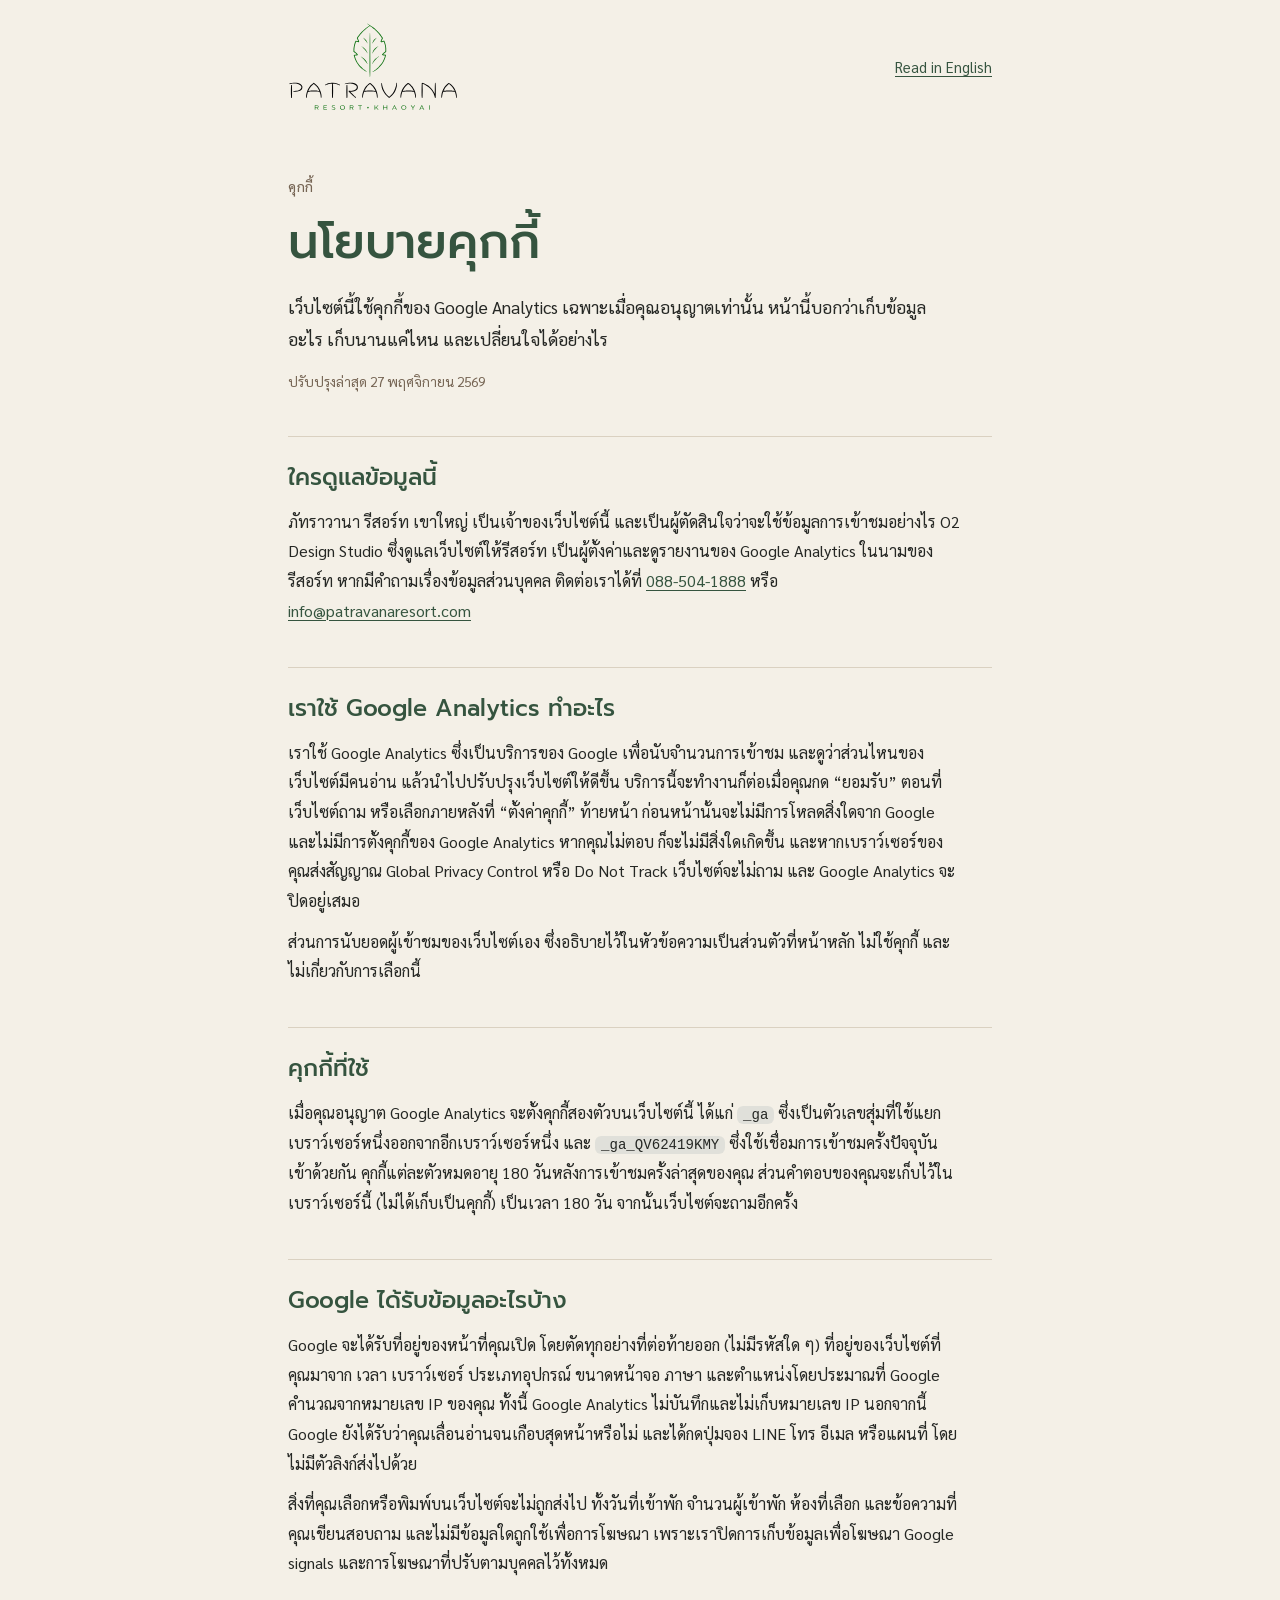
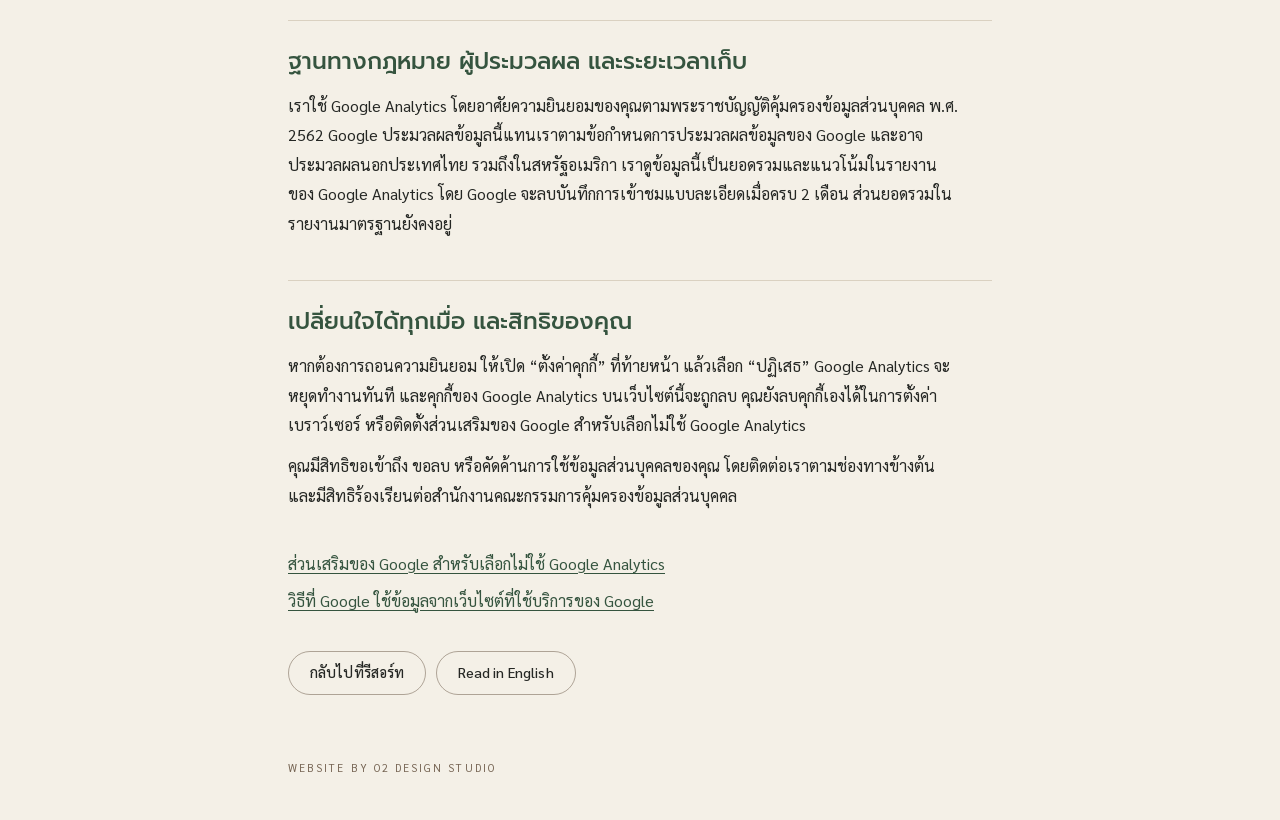
<file: cookie-policy-th.html>
<!DOCTYPE html>
<html lang="th">
<head>
<meta charset="UTF-8">
<meta name="viewport" content="width=device-width, initial-scale=1.0, viewport-fit=cover">
<title>นโยบายคุกกี้ | ภัทราวานา รีสอร์ท เขาใหญ่</title>
<meta name="description" content="ภัทราวานา รีสอร์ท เขาใหญ่ ใช้คุกกี้ของ Google Analytics เฉพาะเมื่อคุณอนุญาต หน้านี้บอกว่าเก็บข้อมูลอะไร เก็บนานแค่ไหน และเปลี่ยนใจได้อย่างไร">
<meta name="robots" content="noindex, follow">
<link rel="icon" type="image/svg+xml" href="data:image/svg+xml,%3Csvg xmlns='http://www.w3.org/2000/svg' viewBox='0 0 397 397'%3E%3Cg fill='none' stroke='%23107313' stroke-linecap='round' stroke-linejoin='round'%3E%3Cpath stroke-width='26' d='M178 21L194 31L202 37L227 56L241 68L253 80L264 93L275 107L280 115L281 122L274 138L280 142L290 140L296 146L300 157L304 178L305 192L305 203L296 214L289 221L284 228L294 231L302 233L301 240L298 252L292 265L287 276L281 285L272 297L264 306L255 315L245 324L235 332L223 340L216 343L216 343M199 36L173 54L154 71L139 87L123 106L117 117L123 137L106 140L99 154L96 167L92 188L92 208L107 219L112 224L97 232L96 242L101 255L105 265L110 275L117 286L124 296L132 305L142 316L161 331L173 339L181 343L181 343'/%3E%3Cpath stroke-width='22' d='M199 375L199 85L199 85'/%3E%3Cpath stroke-width='17' d='M183 154L177 143L173 136L168 129L154 117L154 117M183 220L178 211L171 199L158 185L142 172L142 172M216 154L220 145L226 134L236 124L244 117L244 117M183 291L176 278L165 264L155 254L138 241L138 241M215 221L221 208L228 196L240 184L254 172L254 172M215 291L222 276L228 268L244 252L259 241L259 241'/%3E%3C/g%3E%3C/svg%3E">
<link rel="preconnect" href="https://fonts.googleapis.com">
<link rel="preconnect" href="https://fonts.gstatic.com" crossorigin>
<link href="https://fonts.googleapis.com/css2?family=Montserrat:wght@300..800&family=Fraunces:ital,opsz,wght@1,9..144,300..500&family=DM+Sans:opsz,wght@9..40,300..600&family=Prompt:wght@300;400;500;600&family=Sarabun:wght@300;400;500&display=swap" rel="stylesheet">
<style>:root{color-scheme:light;--ivory:#F4F0E7;--forest:#35543F;--charcoal:#252724;--earth:#766554;--line:rgba(181,165,141,.42);--line-2:rgba(118,101,84,.55);--panel:rgba(217,219,212,.38);--pad:clamp(1.25rem,5vw,5rem);--ease:cubic-bezier(.22,1,.36,1);--f-display:"Montserrat","Prompt",system-ui,sans-serif;--f-body:"DM Sans","Sarabun",system-ui,sans-serif}html[lang="th"]{--f-display:"Prompt","Montserrat",sans-serif;--f-body:"Sarabun","DM Sans",sans-serif}*,*::before,*::after{box-sizing:border-box;margin:0;padding:0}body{background:var(--ivory);color:var(--charcoal);font:16px/1.7 var(--f-body);-webkit-font-smoothing:antialiased;overflow-x:clip}html[lang="th"] body{line-height:1.85}a{color:var(--forest)}.skip{position:fixed;top:-100%;left:1rem;z-index:1000;background:var(--forest);color:var(--ivory);padding:.6rem 1rem;border-radius:999px;text-decoration:none}.skip:focus-visible{top:1rem}:focus-visible{outline:2px solid var(--forest);outline-offset:3px;border-radius:3px}.ck-top{display:flex;align-items:center;justify-content:space-between;gap:1rem;max-width:52rem;margin:0 auto;padding:1.4rem var(--pad) 0}.ck-brand{display:block;line-height:0}.ck-brand img{width:min(170px,44vw);height:auto}.ck-lang{display:inline-flex;align-items:center;min-height:44px;font-size:.92rem;text-decoration:underline;text-underline-offset:3px;text-decoration-thickness:1px}main{display:block;max-width:52rem;margin:0 auto;padding:clamp(2rem,6vw,4rem) var(--pad) 2rem}main:focus{outline:none}.ck-k{font-size:.72rem;font-weight:500;letter-spacing:.19em;text-transform:uppercase;color:var(--earth)}html[lang="th"] .ck-k{font-size:.84rem;letter-spacing:.04em}h1{margin-top:.6rem;font:500 clamp(2rem,6vw,3rem)/1.15 var(--f-display);letter-spacing:-.03em;color:var(--forest)}html[lang="th"] h1{letter-spacing:0;line-height:1.4}.ck-lead{margin-top:1rem;max-width:40rem;font-size:1.08rem}.ck-date{margin-top:.8rem;font-size:.85rem;color:var(--earth)}.ck-note{margin-top:1.3rem;max-width:42rem;padding:.9rem 1.1rem;border:1px solid var(--line);border-radius:16px;background:var(--panel)}.ck-open{margin-top:1.4rem}.ck-btn,.ck-pill{display:inline-flex;align-items:center;justify-content:center;min-height:44px;padding:.6rem 1.3rem;border-radius:999px;border:1px solid var(--line-2);background:transparent;color:var(--charcoal);font:500 .9rem/1.35 var(--f-body);letter-spacing:.01em;text-decoration:none;cursor:pointer;transition:color .35s,border-color .35s,background .35s}.ck-btn:hover,.ck-btn:focus-visible,.ck-pill:hover,.ck-pill:focus-visible{border-color:var(--forest);color:var(--forest);background:var(--panel)}.ck-s{margin-top:clamp(1.8rem,4vw,2.6rem);padding-top:clamp(1.1rem,2.4vw,1.5rem);border-top:1px solid var(--line)}.ck-s h2{font:500 clamp(1.2rem,2.6vw,1.45rem)/1.35 var(--f-display);letter-spacing:-.01em;color:var(--forest)}html[lang="th"] .ck-s h2{letter-spacing:0;line-height:1.5}.ck-s p{margin-top:.7rem;max-width:42rem}.ck-s a,.ck-links a{text-decoration:underline;text-underline-offset:3px;text-decoration-thickness:1px;overflow-wrap:anywhere}code{font-family:ui-monospace,SFMono-Regular,Menlo,Consolas,monospace;font-size:.88em;padding:1px 6px;border-radius:6px;background:rgba(217,219,212,.7);white-space:nowrap}.ck-links{list-style:none;display:grid;gap:.5rem;margin-top:clamp(1.8rem,4vw,2.4rem)}.ck-back{display:flex;flex-wrap:wrap;gap:.6rem;margin-top:2.2rem}.ck-foot{max-width:52rem;margin:0 auto;padding:1.5rem var(--pad) 2.5rem}.o2{font-size:.68rem;letter-spacing:.19em;text-transform:uppercase;color:var(--earth);text-decoration:none}@media (prefers-reduced-motion:reduce){.ck-btn,.ck-pill{transition:none}}
.pv-cookie {
  position: fixed; z-index: 900; top: calc(5.4rem + env(safe-area-inset-top, 0px)); right: max(var(--pad, 1.25rem), env(safe-area-inset-right, 0px));
  width: min(25rem, calc(100vw - 2rem)); max-height: calc(100vh - 7rem); max-height: calc(100svh - 7rem); overflow-y: auto; overscroll-behavior: contain;
  padding: 1.1rem 1.2rem 1.15rem; border-radius: 22px; border: 1px solid var(--line, rgba(181, 165, 141, .42));
  background: rgba(244, 240, 231, .97); -webkit-backdrop-filter: blur(14px); backdrop-filter: blur(14px);
  color: var(--charcoal, #252724); box-shadow: 0 22px 56px -20px rgba(27, 31, 28, .42);
  font-family: var(--f-body, "DM Sans", "Sarabun", system-ui, sans-serif); font-size: .9rem; line-height: 1.55; text-align: left;
  animation: pvCookieIn .6s var(--ease, cubic-bezier(.22, 1, .36, 1)) both;
}
html[lang="th"] .pv-cookie { font-family: var(--f-body, "Sarabun", "DM Sans", system-ui, sans-serif); line-height: 1.7; }
.pv-cookie:focus { outline: none; }
.pv-cookie:focus-visible, .pv-cookie :focus-visible { outline: 2px solid var(--forest, #35543F); outline-offset: 3px; }
.pv-cookie__h { margin: 0 0 .35rem; font-family: var(--f-display, "Montserrat", "Prompt", system-ui, sans-serif); font-size: 1.02rem; font-weight: 500; line-height: 1.35; letter-spacing: -.01em; color: var(--forest, #35543F); }
html[lang="th"] .pv-cookie__h { letter-spacing: 0; line-height: 1.5; }
.pv-cookie[data-mode="settings"] .pv-cookie__h { padding-right: 2.6rem; }
.pv-cookie__p { margin: 0; color: var(--charcoal, #252724); }
.pv-cookie__p a { color: var(--forest, #35543F); text-decoration: underline; text-underline-offset: 3px; text-decoration-thickness: 1px; white-space: nowrap; }
.pv-cookie__p a:hover { color: var(--charcoal, #252724); }
.pv-cookie__status { margin: .6rem 0 0; font-weight: 500; color: var(--forest, #35543F); }
.pv-cookie__acts { display: flex; gap: .5rem; margin-top: .95rem; }
.pv-cookie__btn {
  flex: 1 1 0; min-width: 0; min-height: 44px; margin: 0; padding: .55rem 1rem; border-radius: 999px; border: 1px solid var(--line-2, rgba(118, 101, 84, .55));
  background: transparent; color: var(--charcoal, #252724); font: inherit; font-size: .9rem; font-weight: 500; line-height: 1.3; letter-spacing: .01em; cursor: pointer;
  transition: color .35s, border-color .35s, background .35s;
}
.pv-cookie__btn:hover, .pv-cookie__btn:focus-visible { border-color: var(--forest, #35543F); color: var(--forest, #35543F); background: var(--panel, rgba(217, 219, 212, .38)); }
.pv-cookie__x {
  position: absolute; top: .45rem; right: .45rem; display: grid; place-items: center; width: 44px; height: 44px; margin: 0; padding: 0;
  border: 0; border-radius: 50%; background: none; color: var(--earth, #766554); cursor: pointer; transition: color .3s, background .3s;
}
.pv-cookie__x:hover { color: var(--forest, #35543F); background: var(--panel, rgba(217, 219, 212, .38)); }
body.has-overlay .pv-cookie { visibility: hidden; }
@keyframes pvCookieIn { from { transform: translateY(-10px); } to { transform: none; } }
@media (max-width: 51.25em) {
  .pv-cookie { top: calc(4.4rem + env(safe-area-inset-top, 0px)); left: max(.75rem, env(safe-area-inset-left, 0px)); right: max(.75rem, env(safe-area-inset-right, 0px)); width: auto; padding: .95rem 1rem 1rem; font-size: .88rem; }
}
@media (prefers-reduced-motion: reduce) { .pv-cookie { animation: none; } .pv-cookie__btn, .pv-cookie__x { transition: none; } }
@media print { .pv-cookie { display: none; } }</style>
</head>
<body>
<a class="skip" href="#main">ข้ามไปที่เนื้อหาหลัก</a>
<header class="ck-top"><a class="ck-brand" href="th" aria-label="ภัทราวานา รีสอร์ท เขาใหญ่ กลับไปที่หน้าหลัก"><img src="assets/web/patravana-logo.svg" width="230" height="120" alt=""></a><a class="ck-lang" href="cookie-policy" lang="en" hreflang="en">Read in English</a></header>
<main id="main" tabindex="-1">
<p class="ck-k">คุกกี้</p>
<h1>นโยบายคุกกี้</h1>
<p class="ck-lead">เว็บไซต์นี้ใช้คุกกี้ของ Google Analytics เฉพาะเมื่อคุณอนุญาตเท่านั้น หน้านี้บอกว่าเก็บข้อมูลอะไร เก็บนานแค่ไหน และเปลี่ยนใจได้อย่างไร</p>
<p class="ck-date">ปรับปรุงล่าสุด 27 พฤศจิกายน 2569</p>
<p class="ck-open" data-cookie-wrap hidden><button class="ck-btn" type="button" data-cookie-settings>เปิดการตั้งค่าคุกกี้</button></p>
<section class="ck-s">
<h2>ใครดูแลข้อมูลนี้</h2>
<p>ภัทราวานา รีสอร์ท เขาใหญ่ เป็นเจ้าของเว็บไซต์นี้ และเป็นผู้ตัดสินใจว่าจะใช้ข้อมูลการเข้าชมอย่างไร O2 Design Studio ซึ่งดูแลเว็บไซต์ให้รีสอร์ท เป็นผู้ตั้งค่าและดูรายงานของ Google Analytics ในนามของรีสอร์ท หากมีคำถามเรื่องข้อมูลส่วนบุคคล ติดต่อเราได้ที่ <a href="tel:+66885041888">088-504-1888</a> หรือ <a href="mailto:info@patravanaresort.com">info@patravanaresort.com</a></p>
</section>
<section class="ck-s">
<h2>เราใช้ Google Analytics ทำอะไร</h2>
<p>เราใช้ Google Analytics ซึ่งเป็นบริการของ Google เพื่อนับจำนวนการเข้าชม และดูว่าส่วนไหนของเว็บไซต์มีคนอ่าน แล้วนำไปปรับปรุงเว็บไซต์ให้ดีขึ้น บริการนี้จะทำงานก็ต่อเมื่อคุณกด “ยอมรับ” ตอนที่เว็บไซต์ถาม หรือเลือกภายหลังที่ “ตั้งค่าคุกกี้” ท้ายหน้า ก่อนหน้านั้นจะไม่มีการโหลดสิ่งใดจาก Google และไม่มีการตั้งคุกกี้ของ Google Analytics หากคุณไม่ตอบ ก็จะไม่มีสิ่งใดเกิดขึ้น และหากเบราว์เซอร์ของคุณส่งสัญญาณ Global Privacy Control หรือ Do Not Track เว็บไซต์จะไม่ถาม และ Google Analytics จะปิดอยู่เสมอ</p>
<p>ส่วนการนับยอดผู้เข้าชมของเว็บไซต์เอง ซึ่งอธิบายไว้ในหัวข้อความเป็นส่วนตัวที่หน้าหลัก ไม่ใช้คุกกี้ และไม่เกี่ยวกับการเลือกนี้</p>
</section>
<section class="ck-s">
<h2>คุกกี้ที่ใช้</h2>
<p>เมื่อคุณอนุญาต Google Analytics จะตั้งคุกกี้สองตัวบนเว็บไซต์นี้ ได้แก่ <code>_ga</code> ซึ่งเป็นตัวเลขสุ่มที่ใช้แยกเบราว์เซอร์หนึ่งออกจากอีกเบราว์เซอร์หนึ่ง และ <code>_ga_QV62419KMY</code> ซึ่งใช้เชื่อมการเข้าชมครั้งปัจจุบันเข้าด้วยกัน คุกกี้แต่ละตัวหมดอายุ 180 วันหลังการเข้าชมครั้งล่าสุดของคุณ ส่วนคำตอบของคุณจะเก็บไว้ในเบราว์เซอร์นี้ (ไม่ได้เก็บเป็นคุกกี้) เป็นเวลา 180 วัน จากนั้นเว็บไซต์จะถามอีกครั้ง</p>
</section>
<section class="ck-s">
<h2>Google ได้รับข้อมูลอะไรบ้าง</h2>
<p>Google จะได้รับที่อยู่ของหน้าที่คุณเปิด โดยตัดทุกอย่างที่ต่อท้ายออก (ไม่มีรหัสใด ๆ) ที่อยู่ของเว็บไซต์ที่คุณมาจาก เวลา เบราว์เซอร์ ประเภทอุปกรณ์ ขนาดหน้าจอ ภาษา และตำแหน่งโดยประมาณที่ Google คำนวณจากหมายเลข IP ของคุณ ทั้งนี้ Google Analytics ไม่บันทึกและไม่เก็บหมายเลข IP นอกจากนี้ Google ยังได้รับว่าคุณเลื่อนอ่านจนเกือบสุดหน้าหรือไม่ และได้กดปุ่มจอง LINE โทร อีเมล หรือแผนที่ โดยไม่มีตัวลิงก์ส่งไปด้วย</p>
<p>สิ่งที่คุณเลือกหรือพิมพ์บนเว็บไซต์จะไม่ถูกส่งไป ทั้งวันที่เข้าพัก จำนวนผู้เข้าพัก ห้องที่เลือก และข้อความที่คุณเขียนสอบถาม และไม่มีข้อมูลใดถูกใช้เพื่อการโฆษณา เพราะเราปิดการเก็บข้อมูลเพื่อโฆษณา Google signals และการโฆษณาที่ปรับตามบุคคลไว้ทั้งหมด</p>
</section>
<section class="ck-s">
<h2>ฐานทางกฎหมาย ผู้ประมวลผล และระยะเวลาเก็บ</h2>
<p>เราใช้ Google Analytics โดยอาศัยความยินยอมของคุณตามพระราชบัญญัติคุ้มครองข้อมูลส่วนบุคคล พ.ศ. 2562 Google ประมวลผลข้อมูลนี้แทนเราตามข้อกำหนดการประมวลผลข้อมูลของ Google และอาจประมวลผลนอกประเทศไทย รวมถึงในสหรัฐอเมริกา เราดูข้อมูลนี้เป็นยอดรวมและแนวโน้มในรายงานของ Google Analytics โดย Google จะลบบันทึกการเข้าชมแบบละเอียดเมื่อครบ 2 เดือน ส่วนยอดรวมในรายงานมาตรฐานยังคงอยู่</p>
</section>
<section class="ck-s">
<h2>เปลี่ยนใจได้ทุกเมื่อ และสิทธิของคุณ</h2>
<p>หากต้องการถอนความยินยอม ให้เปิด “ตั้งค่าคุกกี้” ที่ท้ายหน้า แล้วเลือก “ปฏิเสธ” Google Analytics จะหยุดทำงานทันที และคุกกี้ของ Google Analytics บนเว็บไซต์นี้จะถูกลบ คุณยังลบคุกกี้เองได้ในการตั้งค่าเบราว์เซอร์ หรือติดตั้งส่วนเสริมของ Google สำหรับเลือกไม่ใช้ Google Analytics</p>
<p>คุณมีสิทธิขอเข้าถึง ขอลบ หรือคัดค้านการใช้ข้อมูลส่วนบุคคลของคุณ โดยติดต่อเราตามช่องทางข้างต้น และมีสิทธิร้องเรียนต่อสำนักงานคณะกรรมการคุ้มครองข้อมูลส่วนบุคคล</p>
</section>
<ul class="ck-links"><li><a href="https://tools.google.com/dlpage/gaoptout?hl=th" target="_blank" rel="noopener">ส่วนเสริมของ Google สำหรับเลือกไม่ใช้ Google Analytics</a></li><li><a href="https://policies.google.com/technologies/partner-sites?hl=th" target="_blank" rel="noopener">วิธีที่ Google ใช้ข้อมูลจากเว็บไซต์ที่ใช้บริการของ Google</a></li></ul>
<p class="ck-back"><a class="ck-pill" href="th">กลับไปที่รีสอร์ท</a><a class="ck-pill" href="cookie-policy" lang="en" hreflang="en">Read in English</a></p>
</main>
<footer class="ck-foot"><a class="o2" href="https://o2-designstudio.com/" target="_blank" rel="noopener noreferrer">Website by O2 Design Studio</a></footer>
<script src="facts.js?v=ee43fd5f" defer></script>
<script src="consent.js?v=d29733c1" defer></script>
</body>
</html>
</file>
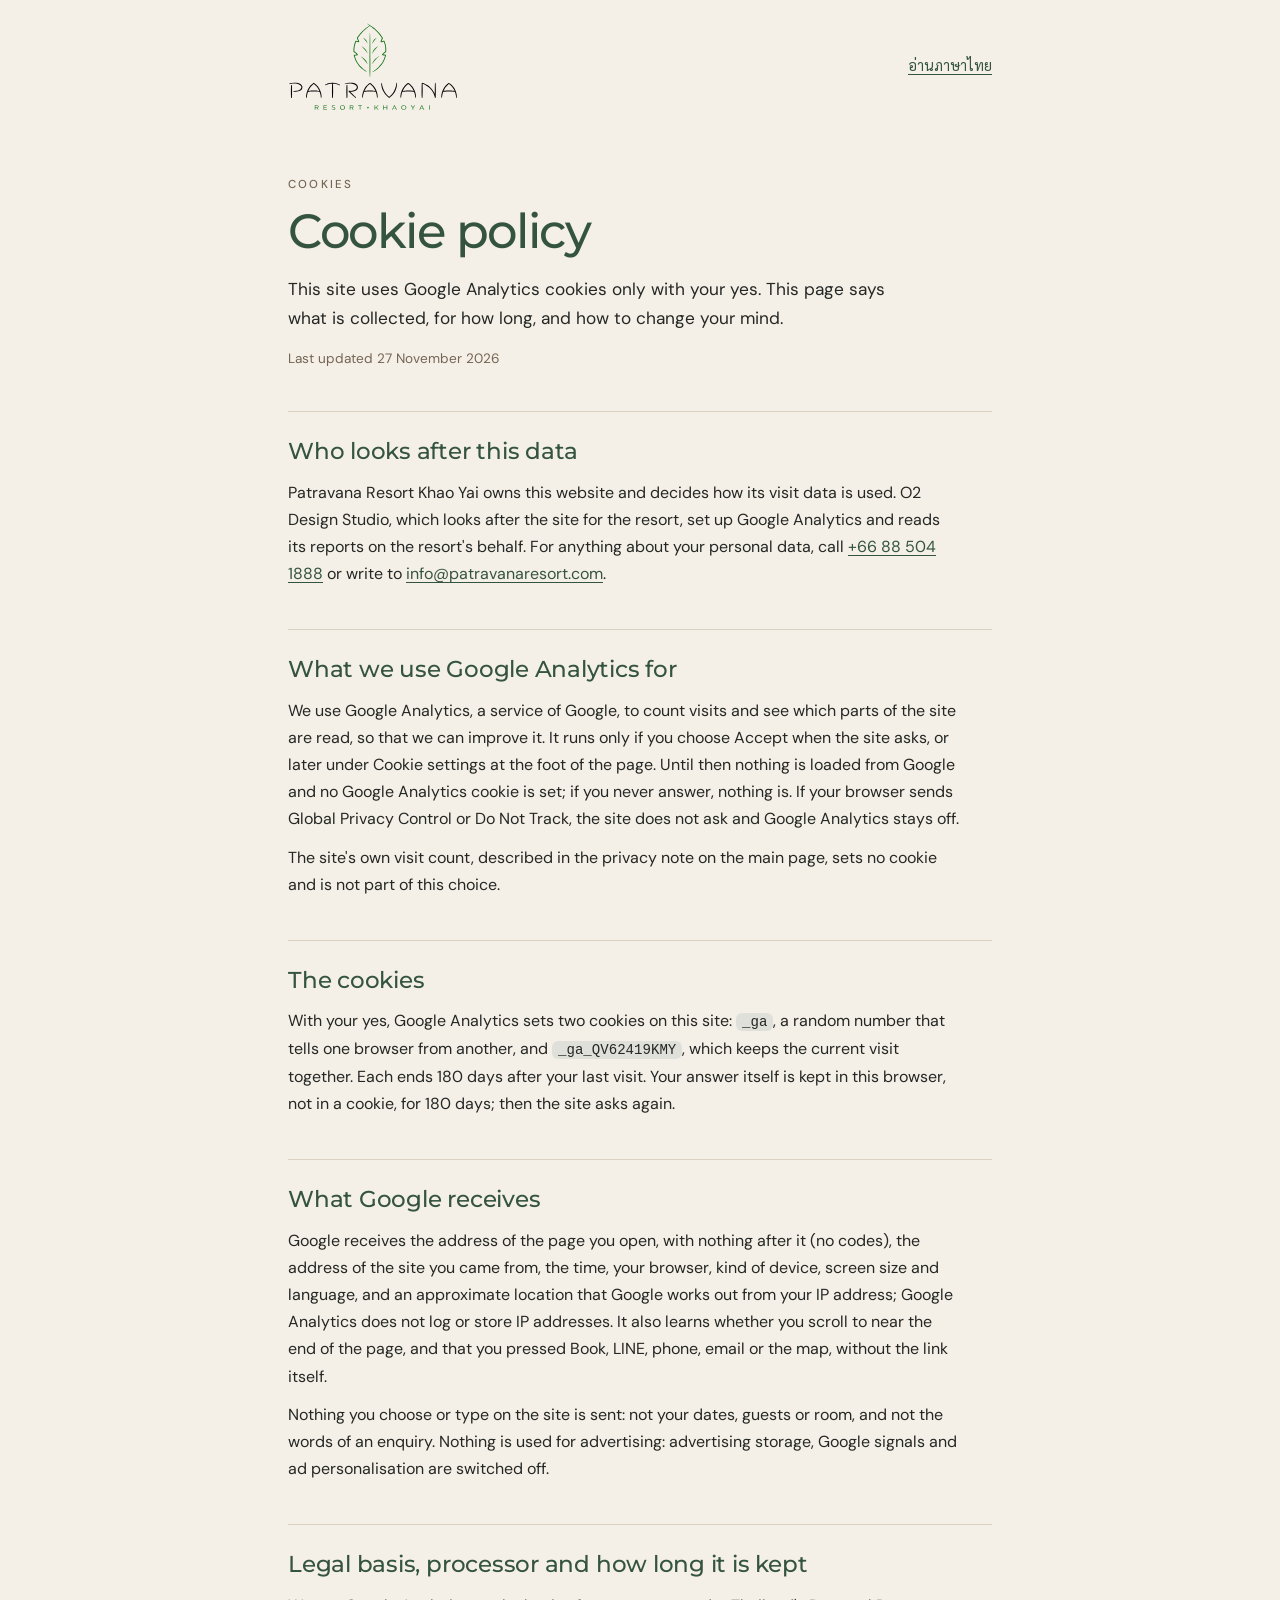
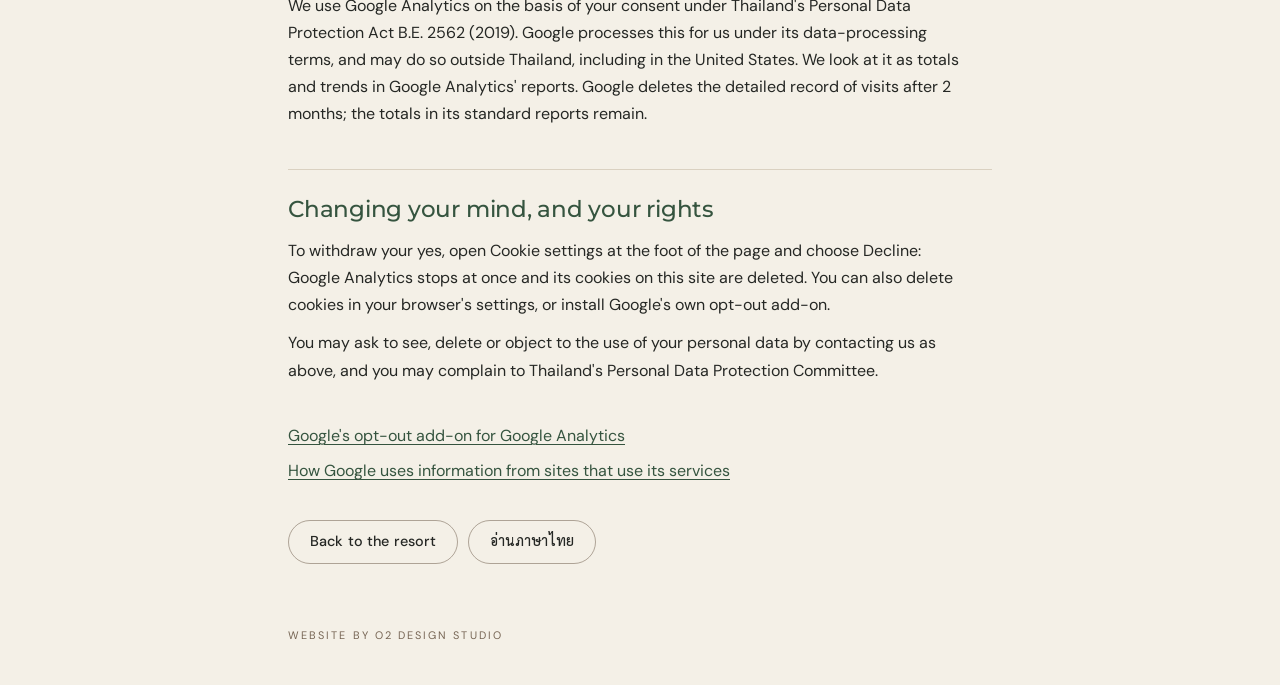
<file: cookie-policy.html>
<!DOCTYPE html>
<html lang="en">
<head>
<meta charset="UTF-8">
<meta name="viewport" content="width=device-width, initial-scale=1.0, viewport-fit=cover">
<title>Cookie policy | Patravana Resort Khao Yai</title>
<meta name="description" content="Patravana Resort Khao Yai uses Google Analytics cookies only with your yes. What is collected, for how long, and how to change your mind.">
<meta name="robots" content="noindex, follow">
<link rel="icon" type="image/svg+xml" href="data:image/svg+xml,%3Csvg xmlns='http://www.w3.org/2000/svg' viewBox='0 0 397 397'%3E%3Cg fill='none' stroke='%23107313' stroke-linecap='round' stroke-linejoin='round'%3E%3Cpath stroke-width='26' d='M178 21L194 31L202 37L227 56L241 68L253 80L264 93L275 107L280 115L281 122L274 138L280 142L290 140L296 146L300 157L304 178L305 192L305 203L296 214L289 221L284 228L294 231L302 233L301 240L298 252L292 265L287 276L281 285L272 297L264 306L255 315L245 324L235 332L223 340L216 343L216 343M199 36L173 54L154 71L139 87L123 106L117 117L123 137L106 140L99 154L96 167L92 188L92 208L107 219L112 224L97 232L96 242L101 255L105 265L110 275L117 286L124 296L132 305L142 316L161 331L173 339L181 343L181 343'/%3E%3Cpath stroke-width='22' d='M199 375L199 85L199 85'/%3E%3Cpath stroke-width='17' d='M183 154L177 143L173 136L168 129L154 117L154 117M183 220L178 211L171 199L158 185L142 172L142 172M216 154L220 145L226 134L236 124L244 117L244 117M183 291L176 278L165 264L155 254L138 241L138 241M215 221L221 208L228 196L240 184L254 172L254 172M215 291L222 276L228 268L244 252L259 241L259 241'/%3E%3C/g%3E%3C/svg%3E">
<link rel="preconnect" href="https://fonts.googleapis.com">
<link rel="preconnect" href="https://fonts.gstatic.com" crossorigin>
<link href="https://fonts.googleapis.com/css2?family=Montserrat:wght@300..800&family=Fraunces:ital,opsz,wght@1,9..144,300..500&family=DM+Sans:opsz,wght@9..40,300..600&family=Prompt:wght@300;400;500;600&family=Sarabun:wght@300;400;500&display=swap" rel="stylesheet">
<style>:root{color-scheme:light;--ivory:#F4F0E7;--forest:#35543F;--charcoal:#252724;--earth:#766554;--line:rgba(181,165,141,.42);--line-2:rgba(118,101,84,.55);--panel:rgba(217,219,212,.38);--pad:clamp(1.25rem,5vw,5rem);--ease:cubic-bezier(.22,1,.36,1);--f-display:"Montserrat","Prompt",system-ui,sans-serif;--f-body:"DM Sans","Sarabun",system-ui,sans-serif}html[lang="th"]{--f-display:"Prompt","Montserrat",sans-serif;--f-body:"Sarabun","DM Sans",sans-serif}*,*::before,*::after{box-sizing:border-box;margin:0;padding:0}body{background:var(--ivory);color:var(--charcoal);font:16px/1.7 var(--f-body);-webkit-font-smoothing:antialiased;overflow-x:clip}html[lang="th"] body{line-height:1.85}a{color:var(--forest)}.skip{position:fixed;top:-100%;left:1rem;z-index:1000;background:var(--forest);color:var(--ivory);padding:.6rem 1rem;border-radius:999px;text-decoration:none}.skip:focus-visible{top:1rem}:focus-visible{outline:2px solid var(--forest);outline-offset:3px;border-radius:3px}.ck-top{display:flex;align-items:center;justify-content:space-between;gap:1rem;max-width:52rem;margin:0 auto;padding:1.4rem var(--pad) 0}.ck-brand{display:block;line-height:0}.ck-brand img{width:min(170px,44vw);height:auto}.ck-lang{display:inline-flex;align-items:center;min-height:44px;font-size:.92rem;text-decoration:underline;text-underline-offset:3px;text-decoration-thickness:1px}main{display:block;max-width:52rem;margin:0 auto;padding:clamp(2rem,6vw,4rem) var(--pad) 2rem}main:focus{outline:none}.ck-k{font-size:.72rem;font-weight:500;letter-spacing:.19em;text-transform:uppercase;color:var(--earth)}html[lang="th"] .ck-k{font-size:.84rem;letter-spacing:.04em}h1{margin-top:.6rem;font:500 clamp(2rem,6vw,3rem)/1.15 var(--f-display);letter-spacing:-.03em;color:var(--forest)}html[lang="th"] h1{letter-spacing:0;line-height:1.4}.ck-lead{margin-top:1rem;max-width:40rem;font-size:1.08rem}.ck-date{margin-top:.8rem;font-size:.85rem;color:var(--earth)}.ck-note{margin-top:1.3rem;max-width:42rem;padding:.9rem 1.1rem;border:1px solid var(--line);border-radius:16px;background:var(--panel)}.ck-open{margin-top:1.4rem}.ck-btn,.ck-pill{display:inline-flex;align-items:center;justify-content:center;min-height:44px;padding:.6rem 1.3rem;border-radius:999px;border:1px solid var(--line-2);background:transparent;color:var(--charcoal);font:500 .9rem/1.35 var(--f-body);letter-spacing:.01em;text-decoration:none;cursor:pointer;transition:color .35s,border-color .35s,background .35s}.ck-btn:hover,.ck-btn:focus-visible,.ck-pill:hover,.ck-pill:focus-visible{border-color:var(--forest);color:var(--forest);background:var(--panel)}.ck-s{margin-top:clamp(1.8rem,4vw,2.6rem);padding-top:clamp(1.1rem,2.4vw,1.5rem);border-top:1px solid var(--line)}.ck-s h2{font:500 clamp(1.2rem,2.6vw,1.45rem)/1.35 var(--f-display);letter-spacing:-.01em;color:var(--forest)}html[lang="th"] .ck-s h2{letter-spacing:0;line-height:1.5}.ck-s p{margin-top:.7rem;max-width:42rem}.ck-s a,.ck-links a{text-decoration:underline;text-underline-offset:3px;text-decoration-thickness:1px;overflow-wrap:anywhere}code{font-family:ui-monospace,SFMono-Regular,Menlo,Consolas,monospace;font-size:.88em;padding:1px 6px;border-radius:6px;background:rgba(217,219,212,.7);white-space:nowrap}.ck-links{list-style:none;display:grid;gap:.5rem;margin-top:clamp(1.8rem,4vw,2.4rem)}.ck-back{display:flex;flex-wrap:wrap;gap:.6rem;margin-top:2.2rem}.ck-foot{max-width:52rem;margin:0 auto;padding:1.5rem var(--pad) 2.5rem}.o2{font-size:.68rem;letter-spacing:.19em;text-transform:uppercase;color:var(--earth);text-decoration:none}@media (prefers-reduced-motion:reduce){.ck-btn,.ck-pill{transition:none}}
.pv-cookie {
  position: fixed; z-index: 900; top: calc(5.4rem + env(safe-area-inset-top, 0px)); right: max(var(--pad, 1.25rem), env(safe-area-inset-right, 0px));
  width: min(25rem, calc(100vw - 2rem)); max-height: calc(100vh - 7rem); max-height: calc(100svh - 7rem); overflow-y: auto; overscroll-behavior: contain;
  padding: 1.1rem 1.2rem 1.15rem; border-radius: 22px; border: 1px solid var(--line, rgba(181, 165, 141, .42));
  background: rgba(244, 240, 231, .97); -webkit-backdrop-filter: blur(14px); backdrop-filter: blur(14px);
  color: var(--charcoal, #252724); box-shadow: 0 22px 56px -20px rgba(27, 31, 28, .42);
  font-family: var(--f-body, "DM Sans", "Sarabun", system-ui, sans-serif); font-size: .9rem; line-height: 1.55; text-align: left;
  animation: pvCookieIn .6s var(--ease, cubic-bezier(.22, 1, .36, 1)) both;
}
html[lang="th"] .pv-cookie { font-family: var(--f-body, "Sarabun", "DM Sans", system-ui, sans-serif); line-height: 1.7; }
.pv-cookie:focus { outline: none; }
.pv-cookie:focus-visible, .pv-cookie :focus-visible { outline: 2px solid var(--forest, #35543F); outline-offset: 3px; }
.pv-cookie__h { margin: 0 0 .35rem; font-family: var(--f-display, "Montserrat", "Prompt", system-ui, sans-serif); font-size: 1.02rem; font-weight: 500; line-height: 1.35; letter-spacing: -.01em; color: var(--forest, #35543F); }
html[lang="th"] .pv-cookie__h { letter-spacing: 0; line-height: 1.5; }
.pv-cookie[data-mode="settings"] .pv-cookie__h { padding-right: 2.6rem; }
.pv-cookie__p { margin: 0; color: var(--charcoal, #252724); }
.pv-cookie__p a { color: var(--forest, #35543F); text-decoration: underline; text-underline-offset: 3px; text-decoration-thickness: 1px; white-space: nowrap; }
.pv-cookie__p a:hover { color: var(--charcoal, #252724); }
.pv-cookie__status { margin: .6rem 0 0; font-weight: 500; color: var(--forest, #35543F); }
.pv-cookie__acts { display: flex; gap: .5rem; margin-top: .95rem; }
.pv-cookie__btn {
  flex: 1 1 0; min-width: 0; min-height: 44px; margin: 0; padding: .55rem 1rem; border-radius: 999px; border: 1px solid var(--line-2, rgba(118, 101, 84, .55));
  background: transparent; color: var(--charcoal, #252724); font: inherit; font-size: .9rem; font-weight: 500; line-height: 1.3; letter-spacing: .01em; cursor: pointer;
  transition: color .35s, border-color .35s, background .35s;
}
.pv-cookie__btn:hover, .pv-cookie__btn:focus-visible { border-color: var(--forest, #35543F); color: var(--forest, #35543F); background: var(--panel, rgba(217, 219, 212, .38)); }
.pv-cookie__x {
  position: absolute; top: .45rem; right: .45rem; display: grid; place-items: center; width: 44px; height: 44px; margin: 0; padding: 0;
  border: 0; border-radius: 50%; background: none; color: var(--earth, #766554); cursor: pointer; transition: color .3s, background .3s;
}
.pv-cookie__x:hover { color: var(--forest, #35543F); background: var(--panel, rgba(217, 219, 212, .38)); }
body.has-overlay .pv-cookie { visibility: hidden; }
@keyframes pvCookieIn { from { transform: translateY(-10px); } to { transform: none; } }
@media (max-width: 51.25em) {
  .pv-cookie { top: calc(4.4rem + env(safe-area-inset-top, 0px)); left: max(.75rem, env(safe-area-inset-left, 0px)); right: max(.75rem, env(safe-area-inset-right, 0px)); width: auto; padding: .95rem 1rem 1rem; font-size: .88rem; }
}
@media (prefers-reduced-motion: reduce) { .pv-cookie { animation: none; } .pv-cookie__btn, .pv-cookie__x { transition: none; } }
@media print { .pv-cookie { display: none; } }</style>
</head>
<body>
<a class="skip" href="#main">Skip to content</a>
<header class="ck-top"><a class="ck-brand" href="./" aria-label="Patravana Resort Khao Yai, back to the main page"><img src="assets/web/patravana-logo.svg" width="230" height="120" alt=""></a><a class="ck-lang" href="cookie-policy-th" lang="th" hreflang="th">อ่านภาษาไทย</a></header>
<main id="main" tabindex="-1">
<p class="ck-k">Cookies</p>
<h1>Cookie policy</h1>
<p class="ck-lead">This site uses Google Analytics cookies only with your yes. This page says what is collected, for how long, and how to change your mind.</p>
<p class="ck-date">Last updated 27 November 2026</p>
<p class="ck-open" data-cookie-wrap hidden><button class="ck-btn" type="button" data-cookie-settings>Open cookie settings</button></p>
<section class="ck-s">
<h2>Who looks after this data</h2>
<p>Patravana Resort Khao Yai owns this website and decides how its visit data is used. O2 Design Studio, which looks after the site for the resort, set up Google Analytics and reads its reports on the resort's behalf. For anything about your personal data, call <a href="tel:+66885041888">+66 88 504 1888</a> or write to <a href="mailto:info@patravanaresort.com">info@patravanaresort.com</a>.</p>
</section>
<section class="ck-s">
<h2>What we use Google Analytics for</h2>
<p>We use Google Analytics, a service of Google, to count visits and see which parts of the site are read, so that we can improve it. It runs only if you choose Accept when the site asks, or later under Cookie settings at the foot of the page. Until then nothing is loaded from Google and no Google Analytics cookie is set; if you never answer, nothing is. If your browser sends Global Privacy Control or Do Not Track, the site does not ask and Google Analytics stays off.</p>
<p>The site's own visit count, described in the privacy note on the main page, sets no cookie and is not part of this choice.</p>
</section>
<section class="ck-s">
<h2>The cookies</h2>
<p>With your yes, Google Analytics sets two cookies on this site: <code>_ga</code>, a random number that tells one browser from another, and <code>_ga_QV62419KMY</code>, which keeps the current visit together. Each ends 180 days after your last visit. Your answer itself is kept in this browser, not in a cookie, for 180 days; then the site asks again.</p>
</section>
<section class="ck-s">
<h2>What Google receives</h2>
<p>Google receives the address of the page you open, with nothing after it (no codes), the address of the site you came from, the time, your browser, kind of device, screen size and language, and an approximate location that Google works out from your IP address; Google Analytics does not log or store IP addresses. It also learns whether you scroll to near the end of the page, and that you pressed Book, LINE, phone, email or the map, without the link itself.</p>
<p>Nothing you choose or type on the site is sent: not your dates, guests or room, and not the words of an enquiry. Nothing is used for advertising: advertising storage, Google signals and ad personalisation are switched off.</p>
</section>
<section class="ck-s">
<h2>Legal basis, processor and how long it is kept</h2>
<p>We use Google Analytics on the basis of your consent under Thailand's Personal Data Protection Act B.E. 2562 (2019). Google processes this for us under its data-processing terms, and may do so outside Thailand, including in the United States. We look at it as totals and trends in Google Analytics' reports. Google deletes the detailed record of visits after 2 months; the totals in its standard reports remain.</p>
</section>
<section class="ck-s">
<h2>Changing your mind, and your rights</h2>
<p>To withdraw your yes, open Cookie settings at the foot of the page and choose Decline: Google Analytics stops at once and its cookies on this site are deleted. You can also delete cookies in your browser's settings, or install Google's own opt-out add-on.</p>
<p>You may ask to see, delete or object to the use of your personal data by contacting us as above, and you may complain to Thailand's Personal Data Protection Committee.</p>
</section>
<ul class="ck-links"><li><a href="https://tools.google.com/dlpage/gaoptout" target="_blank" rel="noopener">Google's opt-out add-on for Google Analytics</a></li><li><a href="https://policies.google.com/technologies/partner-sites" target="_blank" rel="noopener">How Google uses information from sites that use its services</a></li></ul>
<p class="ck-back"><a class="ck-pill" href="./">Back to the resort</a><a class="ck-pill" href="cookie-policy-th" lang="th" hreflang="th">อ่านภาษาไทย</a></p>
</main>
<footer class="ck-foot"><a class="o2" href="https://o2-designstudio.com/" target="_blank" rel="noopener noreferrer">Website by O2 Design Studio</a></footer>
<script src="facts.js?v=ee43fd5f" defer></script>
<script src="consent.js?v=d29733c1" defer></script>
</body>
</html>
</file>
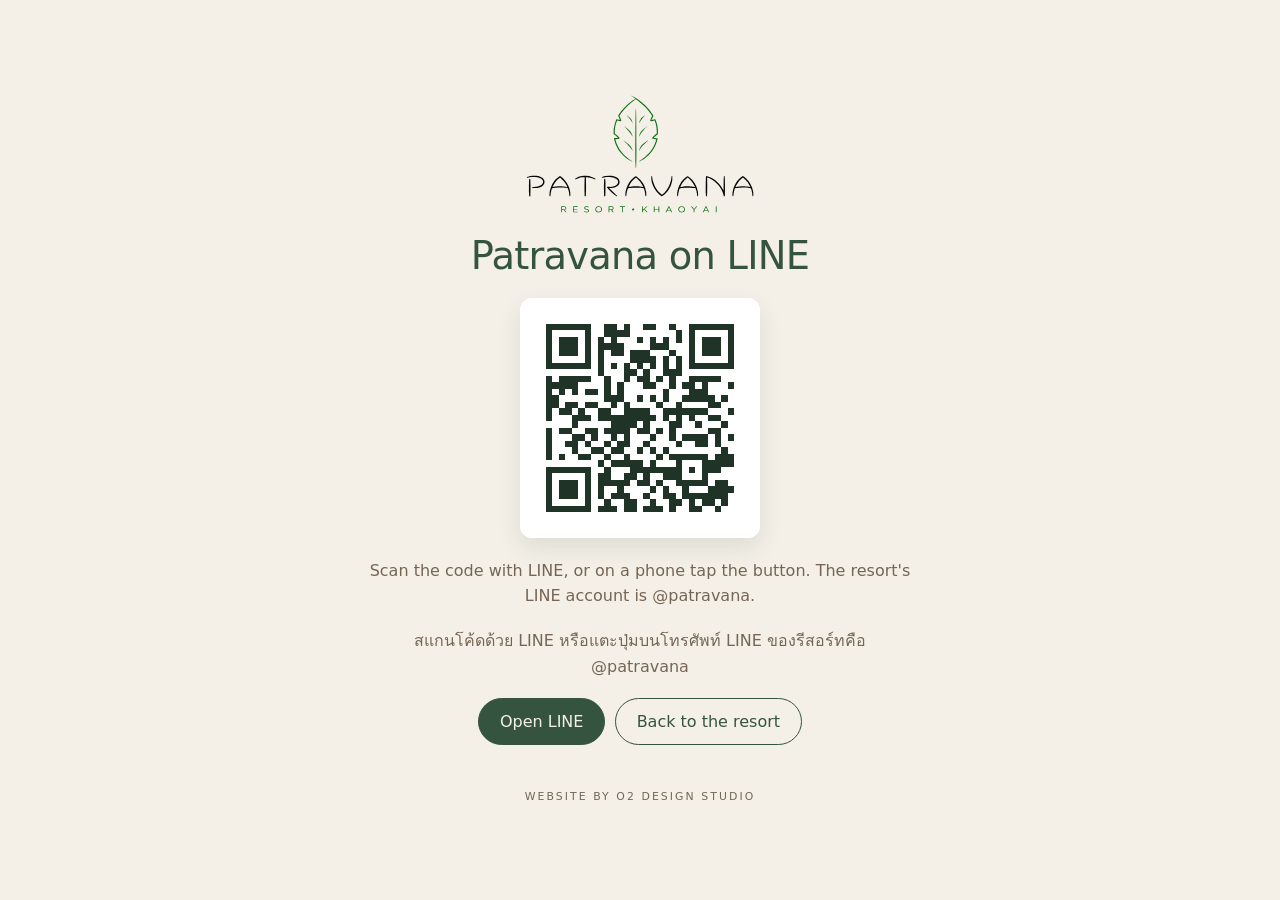
<file: line-qr-code.html>
<!DOCTYPE html>
<html lang="en">
<head>
<meta charset="UTF-8">
<meta name="viewport" content="width=device-width, initial-scale=1.0, viewport-fit=cover">
<title>Patravana on LINE | Patravana Resort Khao Yai</title>
<meta name="robots" content="noindex, follow">
<link rel="icon" type="image/svg+xml" href="data:image/svg+xml,%3Csvg xmlns='http://www.w3.org/2000/svg' viewBox='0 0 397 397'%3E%3Cg fill='none' stroke='%23107313' stroke-linecap='round' stroke-linejoin='round'%3E%3Cpath stroke-width='26' d='M178 21L194 31L202 37L227 56L241 68L253 80L264 93L275 107L280 115L281 122L274 138L280 142L290 140L296 146L300 157L304 178L305 192L305 203L296 214L289 221L284 228L294 231L302 233L301 240L298 252L292 265L287 276L281 285L272 297L264 306L255 315L245 324L235 332L223 340L216 343L216 343M199 36L173 54L154 71L139 87L123 106L117 117L123 137L106 140L99 154L96 167L92 188L92 208L107 219L112 224L97 232L96 242L101 255L105 265L110 275L117 286L124 296L132 305L142 316L161 331L173 339L181 343L181 343'/%3E%3Cpath stroke-width='22' d='M199 375L199 85L199 85'/%3E%3Cpath stroke-width='17' d='M183 154L177 143L173 136L168 129L154 117L154 117M183 220L178 211L171 199L158 185L142 172L142 172M216 154L220 145L226 134L236 124L244 117L244 117M183 291L176 278L165 264L155 254L138 241L138 241M215 221L221 208L228 196L240 184L254 172L254 172M215 291L222 276L228 268L244 252L259 241L259 241'/%3E%3C/g%3E%3C/svg%3E">
<style>:root{color-scheme:light}*{box-sizing:border-box;margin:0}body{min-height:100svh;display:flex;flex-direction:column;align-items:center;justify-content:center;gap:1.2rem;padding:2rem 1.25rem;background:#F4F0E7;color:#252724;font:16px/1.6 "DM Sans","Sarabun",system-ui,sans-serif;text-align:center}h1{font:500 clamp(1.6rem,6vw,2.4rem)/1.2 "Montserrat","Prompt",system-ui,sans-serif;color:#35543F;letter-spacing:-.02em}p{max-width:34rem;color:#766554}.th{font-family:"Sarabun","Prompt",system-ui,sans-serif}.btns{display:flex;flex-wrap:wrap;gap:.6rem;justify-content:center}a.b{display:inline-flex;align-items:center;min-height:44px;padding:.6rem 1.3rem;border-radius:999px;border:1px solid #35543F;color:#35543F;text-decoration:none;font-weight:500}a.b.s{background:#35543F;color:#F4F0E7}.brand{display:block;line-height:0}.brand img{width:min(230px,62vw);height:auto}.qr{width:min(240px,70vw);height:auto;border-radius:12px;box-shadow:0 10px 24px rgba(31,51,39,.1)}.o2{margin-top:1.5rem;font-size:.68rem;letter-spacing:.19em;text-transform:uppercase;color:#766554;text-decoration:none}</style>
</head>
<body>
<a class="brand" href="/"><img src="/assets/web/patravana-logo.svg" width="230" height="120" alt="Patravana Resort Khao Yai"></a>
<h1>Patravana on LINE</h1>
<img class="qr" src="/assets/web/line-qr.svg" width="148" height="148" alt="QR code that opens the resort's LINE account, @patravana">
<p>Scan the code with LINE, or on a phone tap the button. The resort's LINE account is @patravana.</p>
<p class="th" lang="th">สแกนโค้ดด้วย LINE หรือแตะปุ่มบนโทรศัพท์ LINE ของรีสอร์ทคือ @patravana</p>
<div class="btns"><a class="b s" href="https://line.me/ti/p/%40patravana" rel="noopener">Open LINE</a><a class="b" href="/">Back to the resort</a></div>
<a class="o2" href="https://o2-designstudio.com/" target="_blank" rel="noopener noreferrer">Website by O2 Design Studio</a>
</body>
</html>
</file>
